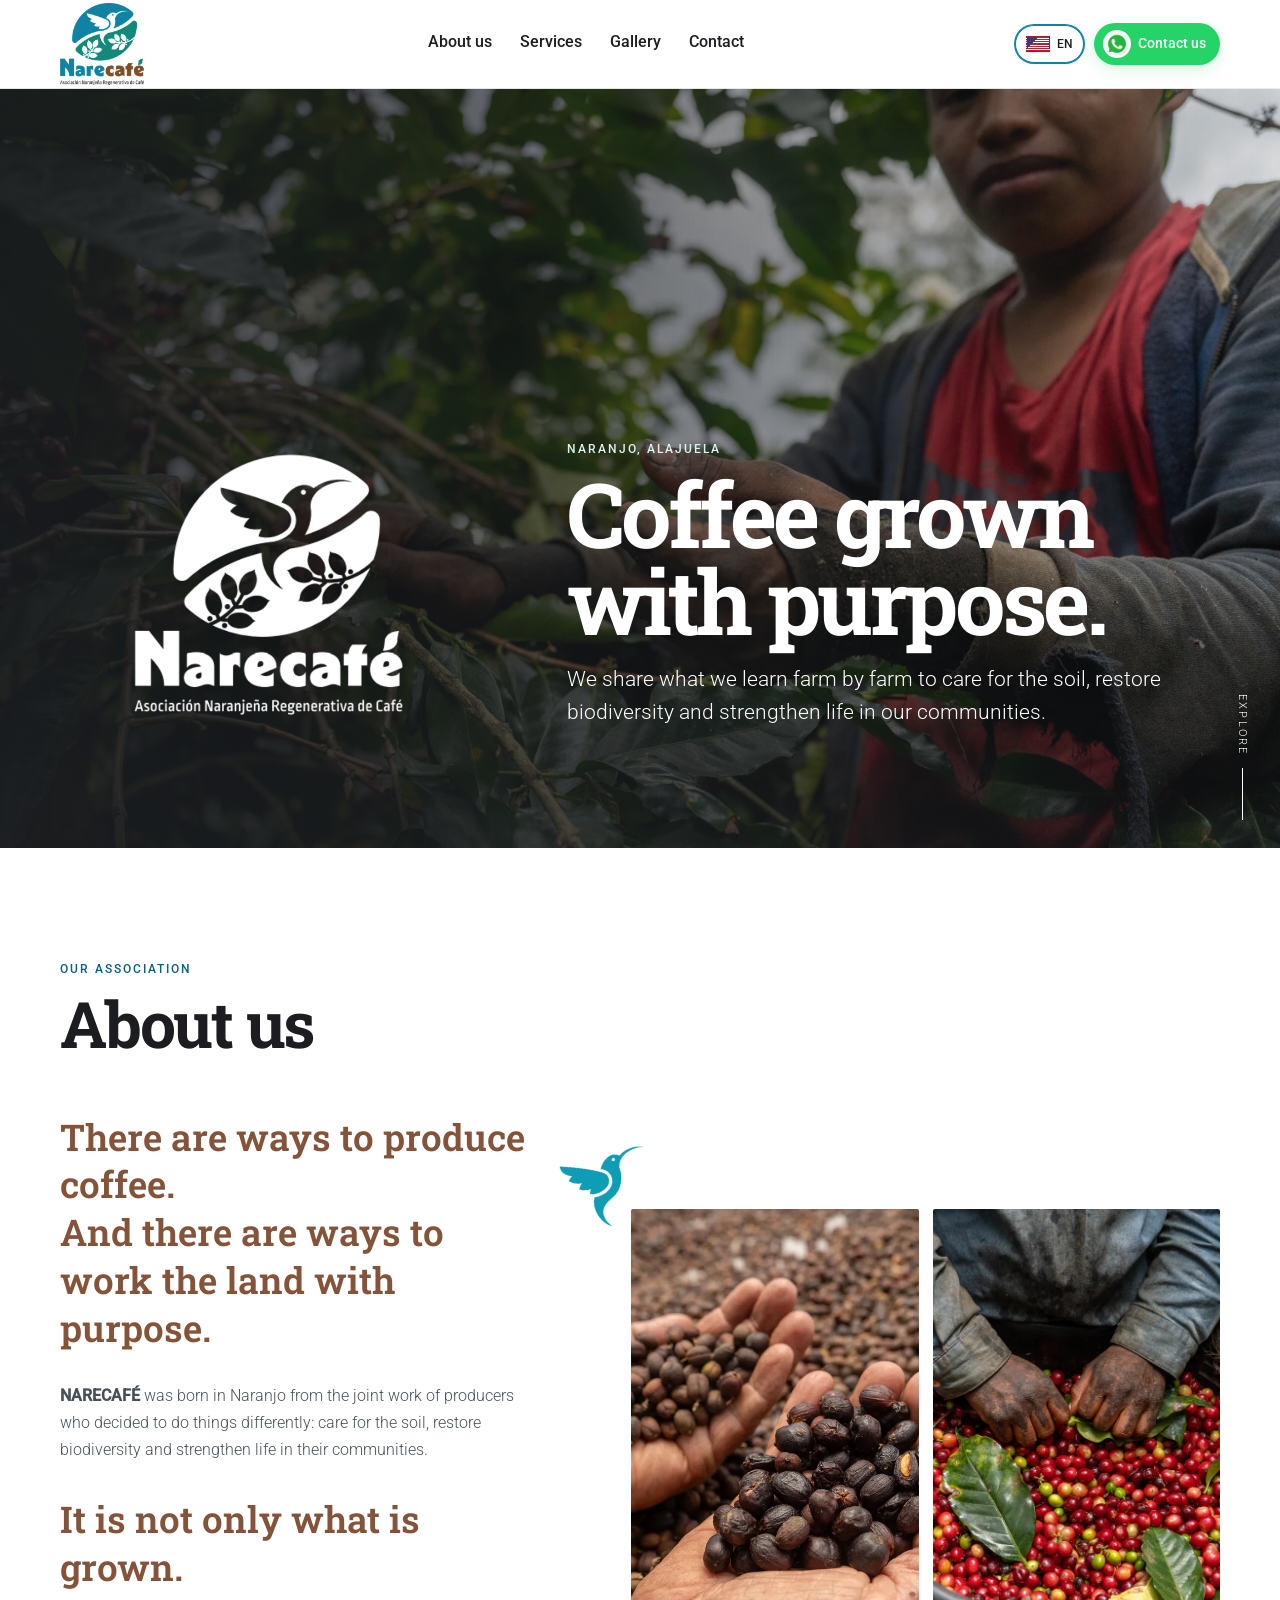
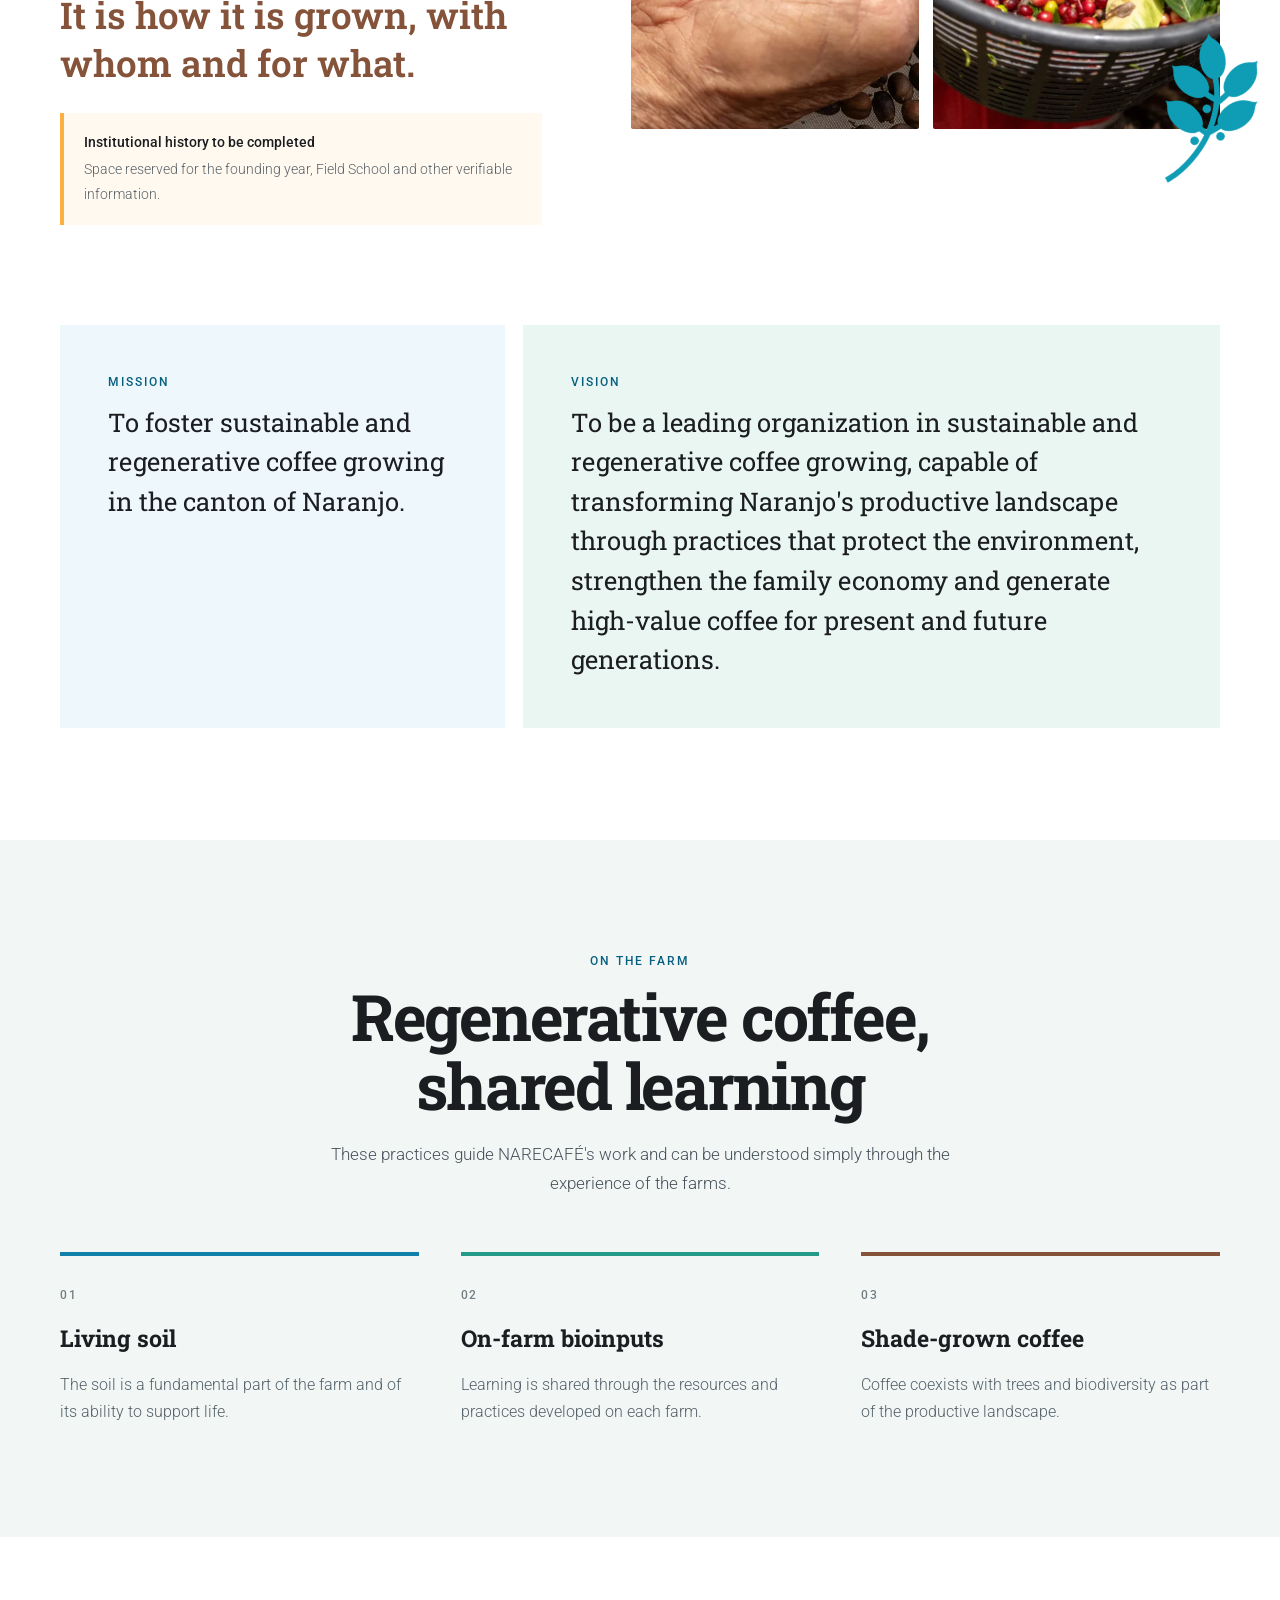
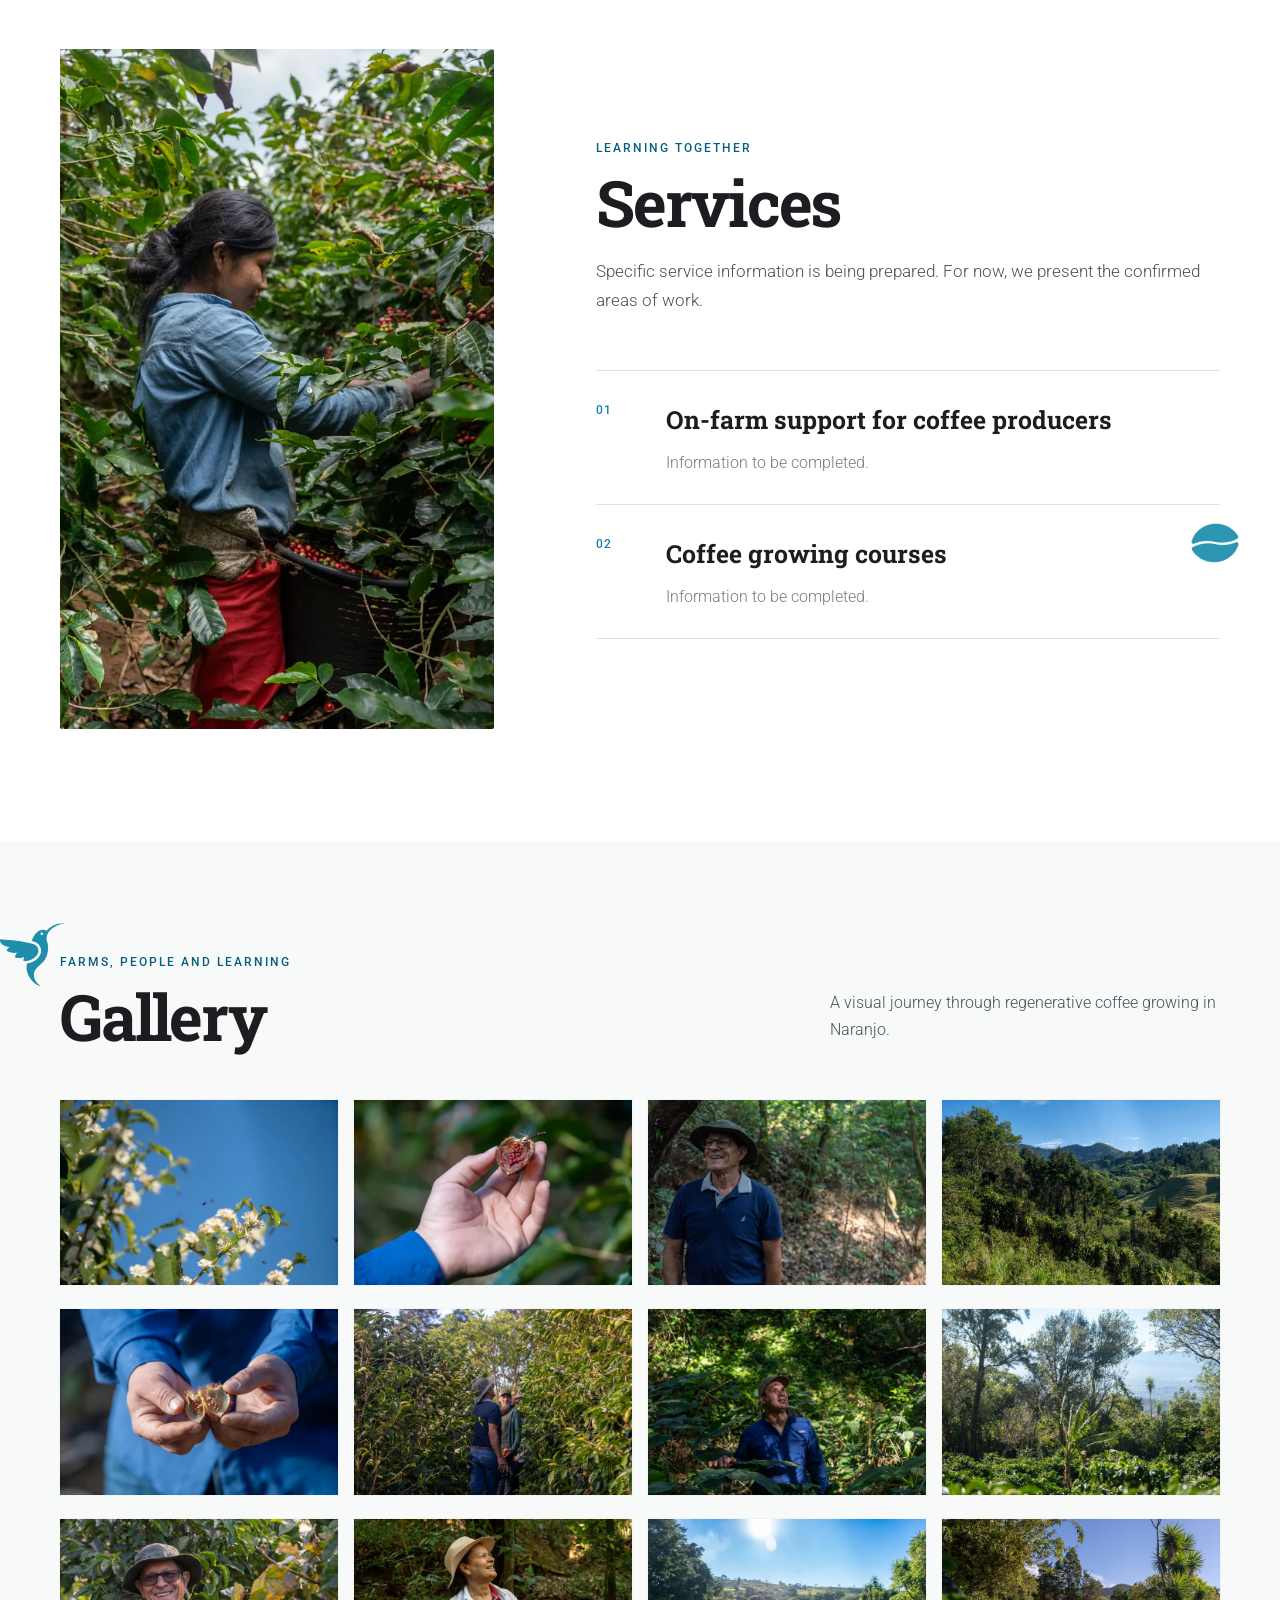
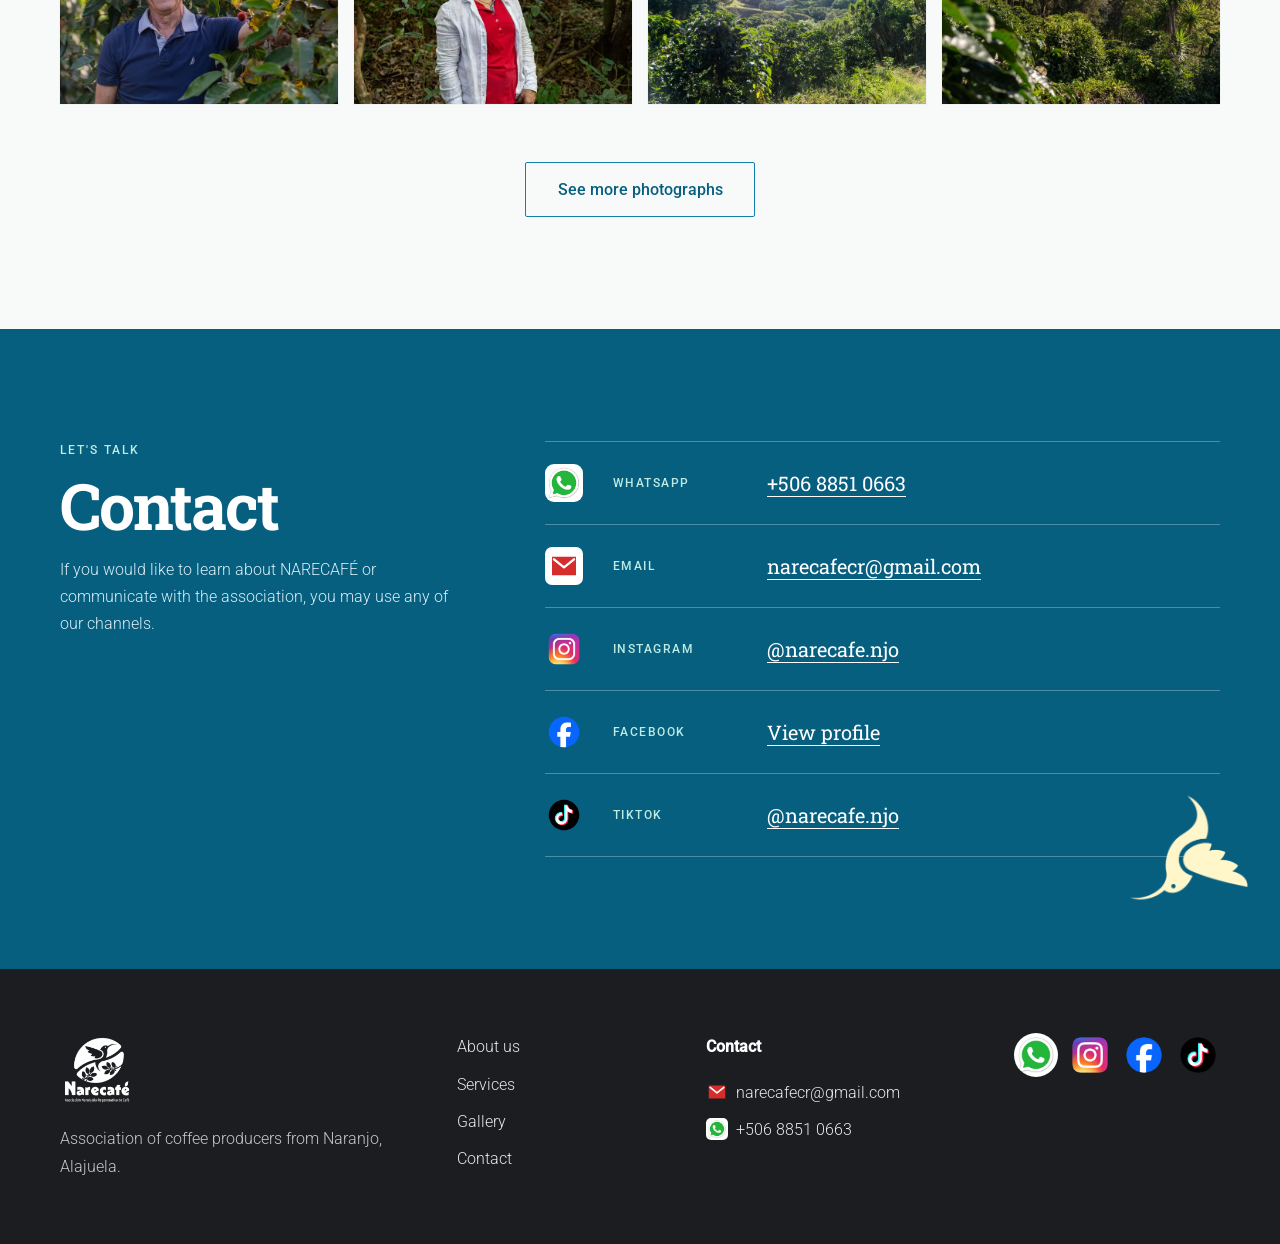
<file: index.html>
<!doctype html>
<html lang="es">
<head>
  <meta charset="utf-8">
  <meta name="viewport" content="width=device-width, initial-scale=1">
  <title data-i18n="title">NARECAFÉ: Caficultura Regenerativa</title>
  <meta name="description" data-i18n-content="description" content="NARECAFÉ reúne a productoras y productores de café de Naranjo para fomentar una caficultura sostenible y regenerativa.">
  <meta name="theme-color" content="#1281aa">
  <meta name="color-scheme" content="light">
  <link rel="canonical" href="https://narecafe.org/">
  <link rel="alternate" hreflang="es" href="https://narecafe.org/">
  <link rel="alternate" hreflang="en" href="https://narecafe.org/en/">
  <link rel="alternate" hreflang="x-default" href="https://narecafe.org/">
  <meta property="og:type" content="website">
  <meta property="og:locale" content="es_CR">
  <meta property="og:site_name" content="NARECAFÉ">
  <meta property="og:title" content="NARECAFÉ: Caficultura Regenerativa">
  <meta property="og:description" content="Asociación de productoras y productores de café de Naranjo, Alajuela.">
  <meta property="og:url" content="https://narecafe.org/">
  <meta property="og:image" content="https://narecafe.org/assets/images/logo-color.webp">
  <meta name="twitter:card" content="summary_large_image">
  <link rel="icon" type="image/webp" href="/assets/icons/favicon.webp">
  <link rel="icon" type="image/png" href="/assets/icons/favicon.png">
  <link rel="apple-touch-icon" href="/assets/icons/apple-touch-icon.png">
  <link rel="stylesheet" href="/index.css">
  <script>document.documentElement.classList.add('js');</script>
  <script src="/translations.js" defer></script>
  <script src="/index.js" defer></script>
</head>
<body>
  <a class="skip-link" href="#contenido" data-i18n="skip">Saltar al contenido</a>

  <header class="site-header">
    <div class="container header-row">
      <a class="brand" href="#inicio" data-i18n-aria="brandAria" aria-label="NARECAFÉ, ir al inicio">
        <img src="/assets/images/logo-color.webp" alt="NARECAFÉ" width="560" height="560">
      </a>

      <nav class="desktop-nav" data-i18n-aria="desktopNavAria" aria-label="Navegación principal">
        <a href="#sobre-nosotros" data-i18n="aboutTitle">Sobre nosotros</a>
        <a href="#servicios" data-i18n="servicesTitle">Servicios</a>
        <a href="#galeria" data-i18n="galleryTitle">Galería</a>
        <a href="#contacto" data-i18n="contactTitle">Contacto</a>
      </nav>

      <div class="header-actions">
        <button class="language-switch" id="language-toggle" type="button" data-i18n-aria="languageAria" aria-label="Cambiar a English">
          <span class="flag flag-cr" aria-hidden="true"></span>
          <span class="language-name">ES</span>
        </button>
        <a class="header-whatsapp" href="https://wa.me/50688510663" target="_blank" rel="noreferrer" data-i18n-aria="whatsappAria" aria-label="Contáctenos por WhatsApp">
          <img src="/assets/icons/whatsapp_logo.png" alt="" width="128" height="128">
          <span data-i18n="contactUs">Contáctenos</span>
        </a>
      </div>

      <button class="menu-toggle" type="button" aria-expanded="false" aria-controls="mobile-menu" data-i18n-aria="openMenu" aria-label="Abrir menú">
        <span></span><span></span><span></span>
      </button>
    </div>
  </header>

  <div class="menu-backdrop" data-menu-close hidden></div>
  <aside class="mobile-menu" id="mobile-menu" data-i18n-aria="mobileMenuAria" aria-label="Menú móvil" aria-hidden="true">
    <div class="mobile-menu-head">
      <img src="/assets/images/logo-color.webp" alt="NARECAFÉ" width="560" height="560">
      <button type="button" class="icon-button" data-menu-close data-i18n-aria="menuCloseAria" aria-label="Cerrar menú">×</button>
    </div>
    <nav data-i18n-aria="mobileNavAria" aria-label="Navegación móvil">
      <a href="#inicio" data-i18n="home">Inicio</a>
      <a href="#sobre-nosotros" data-i18n="aboutTitle">Sobre nosotros</a>
      <a href="#servicios" data-i18n="servicesTitle">Servicios</a>
      <a href="#galeria" data-i18n="galleryTitle">Galería</a>
      <a href="#contacto" data-i18n="contactTitle">Contacto</a>
    </nav>
    <div class="mobile-languages">
      <p data-i18n="language">Idioma</p>
      <a href="/" data-language="es" aria-current="page"><span class="flag flag-cr" aria-hidden="true"></span><span data-i18n="spanish">Español</span></a>
      <a href="/en/" data-language="en"><span class="flag flag-us" aria-hidden="true"></span><span data-i18n="english">English</span></a>
    </div>
  </aside>

  <main id="contenido">
    <section class="hero" id="inicio" aria-labelledby="titulo-inicio">
      <img class="hero-photo" src="/assets/images/hero.webp" data-i18n-alt="heroAlt" alt="Personas reunidas alrededor de la cosecha de café en Naranjo" width="2000" height="1333" fetchpriority="high">
      <div class="hero-shade"></div>
      <div class="container hero-content">
        <img class="hero-logo reveal" src="/assets/images/logo-mark.webp" alt="" width="560" height="560">
        <div class="hero-copy reveal reveal-delay">
          <p class="eyebrow" data-i18n="heroLocation">Naranjo, Alajuela</p>
          <h1 id="titulo-inicio" data-i18n="heroTitle">Caficultura con propósito.</h1>
          <p class="hero-lead" data-i18n="heroLead">Compartimos aprendizajes finca por finca para cuidar el suelo, recuperar la biodiversidad y fortalecer la vida en nuestras comunidades.</p>
        </div>
      </div>
      <span class="scroll-cue" aria-hidden="true" data-i18n="scrollCue">Continúe</span>
    </section>

    <section class="section intro-section" id="sobre-nosotros" aria-labelledby="titulo-nosotros">
      <div class="container">
        <div class="section-heading reveal">
          <p class="eyebrow" data-i18n="aboutEyebrow">Nuestra asociación</p>
          <h2 id="titulo-nosotros" data-i18n="aboutTitle">Sobre nosotros</h2>
        </div>

        <div class="story-grid">
          <div class="story-copy reveal">
            <p class="statement" data-i18n="statementOne">Hay formas de producir café.<br>Y hay formas de trabajar la tierra con propósito.</p>
            <p data-i18n="aboutCopy"><strong>NARECAFÉ</strong> nace en Naranjo, desde el trabajo conjunto de productores que decidieron hacer las cosas diferente: cuidar el suelo, recuperar la biodiversidad y fortalecer la vida en sus comunidades.</p>
            <p class="statement statement-small" data-i18n="statementTwo">No es solo lo que se cultiva.<br>Es cómo se cultiva, con quién y para qué.</p>
            <div class="prototype-note">
              <strong data-i18n="historyTitle">Historia institucional por completar</strong>
              <span data-i18n="historyText">Espacio reservado para el año de creación, la Escuela de Campo y otros datos verificables.</span>
            </div>
          </div>

          <div class="story-images reveal">
            <figure class="section-photo">
              <img src="/assets/images/sobre-nosotros.webp" data-i18n-alt="aboutImageAlt" alt="Fincas cafetaleras entre el paisaje verde de Naranjo" width="1200" height="800" loading="lazy">
            </figure>
            <figure class="section-photo story-photo-secondary">
              <img src="/assets/images/sobre-nosotros-604.webp" data-i18n-alt="aboutImage2Alt" alt="Paisaje cafetalero y comunidad de Naranjo" width="1600" height="1067" loading="lazy">
            </figure>
            <img class="story-motif story-motif-hummingbird" src="/assets/graphics/colibri.webp" alt="" aria-hidden="true">
            <img class="story-motif story-motif-ramita" src="/assets/graphics/ramita.webp" alt="" aria-hidden="true">
          </div>
        </div>

        <div class="purpose-grid">
          <article class="purpose-card reveal">
            <p class="eyebrow" data-i18n="missionEyebrow">Misión</p>
            <h3 data-i18n="missionText">Fomentar una caficultura sostenible y regenerativa en el cantón de Naranjo.</h3>
          </article>
          <article class="purpose-card purpose-card-green reveal reveal-delay">
            <p class="eyebrow" data-i18n="visionEyebrow">Visión</p>
            <h3 data-i18n="visionText">Ser una organización líder en la caficultura sostenible y regenerativa, capaz de transformar el paisaje productivo de Naranjo mediante prácticas que protejan el ambiente, fortalezcan la economía familiar y generen un café de alto valor para las generaciones presentes y futuras.</h3>
          </article>
        </div>
      </div>
    </section>

    <section class="practices section" aria-labelledby="titulo-practicas">
      <div class="container">
        <div class="section-heading centered reveal">
          <p class="eyebrow" data-i18n="practicesEyebrow">En la finca</p>
          <h2 id="titulo-practicas" data-i18n="practicesTitle">Café regenerativo, aprendizaje compartido</h2>
          <p data-i18n="practicesIntro">Estas prácticas orientan el trabajo de NARECAFÉ y pueden conocerse con sencillez, desde la experiencia de las fincas.</p>
        </div>
        <div class="practice-grid">
          <article class="practice reveal">
            <span class="practice-number">01</span>
            <h3 data-i18n="soilTitle">Suelo vivo</h3>
            <p data-i18n="soilText">El suelo es parte fundamental de la finca y de su capacidad para sostener vida.</p>
          </article>
          <article class="practice reveal reveal-delay">
            <span class="practice-number">02</span>
            <h3 data-i18n="bioinputsTitle">Bioinsumos de la finca</h3>
            <p data-i18n="bioinputsText">El aprendizaje se comparte desde los recursos y las prácticas que se construyen en cada finca.</p>
          </article>
          <article class="practice reveal reveal-delay-2">
            <span class="practice-number">03</span>
            <h3 data-i18n="shadeTitle">Café bajo sombra</h3>
            <p data-i18n="shadeText">El café convive con árboles y biodiversidad como parte del paisaje productivo.</p>
          </article>
        </div>
      </div>
    </section>

    <section class="section services-section" id="servicios" aria-labelledby="titulo-servicios">
      <div class="container services-grid">
        <figure class="section-photo services-photo reveal">
          <img src="/assets/images/servicios.webp" data-i18n-alt="serviceImageAlt" alt="Productores trabajando y aprendiendo en una finca de café" width="1200" height="1600" loading="lazy">
        </figure>

        <div class="services-content">
          <div class="section-heading reveal">
            <p class="eyebrow" data-i18n="servicesEyebrow">Aprendizaje en comunidad</p>
            <h2 id="titulo-servicios" data-i18n="servicesTitle">Servicios</h2>
            <p data-i18n="servicesIntro">Los contenidos específicos están en preparación. Por ahora presentamos las áreas confirmadas de trabajo.</p>
          </div>
          <div class="service-list">
            <article class="service reveal">
              <span>01</span>
              <div>
                <h3 data-i18n="serviceOneTitle">Acompañamiento al productor en la finca</h3>
                <p data-i18n="infoPending">Información por completar.</p>
              </div>
            </article>
            <article class="service reveal reveal-delay">
              <span>02</span>
              <div>
                <h3 data-i18n="serviceTwoTitle">Cursos de caficultura</h3>
                <p data-i18n="infoPending">Información por completar.</p>
              </div>
              <img class="service-motif" src="/assets/graphics/grano_cafe.webp" alt="" aria-hidden="true">
            </article>
          </div>
        </div>
      </div>
    </section>

    <section class="section gallery-section" id="galeria" aria-labelledby="titulo-galeria">
      <div class="container">
        <div class="gallery-heading reveal">
          <div>
            <img class="gallery-motif" src="/assets/graphics/colibri.webp" alt="" aria-hidden="true">
            <p class="eyebrow" data-i18n="galleryEyebrow">Fincas, personas y aprendizajes</p>
            <h2 id="titulo-galeria" data-i18n="galleryTitle">Galería</h2>
          </div>
          <p data-i18n="galleryIntro">Un recorrido visual por la caficultura regenerativa de Naranjo.</p>
        </div>
        <ul class="gallery-grid" id="gallery-grid" aria-live="polite"></ul>
        <div class="gallery-actions">
          <button class="secondary-button" id="gallery-more" type="button" aria-expanded="false" data-i18n="galleryMore">Ver más fotografías</button>
        </div>
      </div>
    </section>

    <section class="section contact-section" id="contacto" aria-labelledby="titulo-contacto">
      <div class="container contact-grid">
        <div class="contact-intro reveal">
          <p class="eyebrow" data-i18n="contactEyebrow">Conversamos</p>
          <h2 id="titulo-contacto" data-i18n="contactTitle">Contacto</h2>
          <p data-i18n="contactIntro">Si desea conocer a NARECAFÉ o comunicarse con la asociación, puede usar cualquiera de nuestros canales.</p>
        </div>

        <ul class="contact-list reveal">
          <li><img class="contact-icon" src="/assets/icons/whatsapp_logo.png" alt="" width="128" height="128"><span>WhatsApp</span><a href="https://wa.me/50688510663" target="_blank" rel="noreferrer">+506 8851 0663</a></li>
          <li><svg class="contact-icon mail-icon" viewBox="0 0 24 24" aria-hidden="true"><path d="M3 5h18v14H3z" fill="#d62c2c"/><path d="m4.5 7 7.5 6 7.5-6" fill="none" stroke="#fff" stroke-width="1.8" stroke-linecap="round" stroke-linejoin="round"/></svg><span data-i18n="emailLabel">Correo</span><a href="mailto:narecafecr@gmail.com">narecafecr@gmail.com</a></li>
          <li><img class="contact-icon" src="/assets/icons/instagram_logo.png" alt="" width="128" height="128"><span>Instagram</span><a href="https://instagram.com/narecafe.njo" target="_blank" rel="noreferrer">@narecafe.njo</a></li>
          <li><img class="contact-icon" src="/assets/icons/facebook_logo.png" alt="" width="128" height="128"><span>Facebook</span><a href="https://www.facebook.com/profile.php?id=61596400772446" target="_blank" rel="noreferrer" data-i18n="facebookView">Ver perfil</a></li>
          <li><img class="contact-icon" src="/assets/icons/tiktok_logo.png" alt="" width="128" height="128"><span>TikTok</span><a href="https://www.tiktok.com/@narecafe.njo" target="_blank" rel="noreferrer">@narecafe.njo</a></li>
          <img class="contact-motif" src="/assets/graphics/colibri.webp" alt="" aria-hidden="true">
        </ul>
      </div>
    </section>
  </main>

  <footer class="site-footer">
    <div class="container footer-grid">
      <div class="footer-brand">
        <img src="/assets/images/logo-mark.webp" alt="NARECAFÉ" width="560" height="560" loading="lazy">
        <p data-i18n="footerDescription">Asociación de productoras y productores de café de Naranjo, Alajuela.</p>
      </div>
      <nav data-i18n-aria="footerNavAria" aria-label="Navegación del pie">
        <a href="#sobre-nosotros" data-i18n="aboutTitle">Sobre nosotros</a>
        <a href="#servicios" data-i18n="servicesTitle">Servicios</a>
        <a href="#galeria" data-i18n="galleryTitle">Galería</a>
        <a href="#contacto" data-i18n="contactTitle">Contacto</a>
      </nav>
      <div class="footer-contact">
        <p><strong data-i18n="footerContact">Contacto</strong></p>
        <a href="mailto:narecafecr@gmail.com"><svg class="footer-mail-icon" viewBox="0 0 24 24" aria-hidden="true"><path d="M3 5h18v14H3z" fill="#d62c2c"/><path d="m4.5 7 7.5 6 7.5-6" fill="none" stroke="#fff" stroke-width="1.8" stroke-linecap="round" stroke-linejoin="round"/></svg>narecafecr@gmail.com</a>
        <a href="https://wa.me/50688510663" target="_blank" rel="noreferrer"><img class="footer-contact-icon" src="/assets/icons/whatsapp_logo.png" alt="">+506 8851 0663</a>
      </div>
      <div class="social-links">
        <a href="https://wa.me/50688510663" target="_blank" rel="noreferrer" aria-label="WhatsApp"><img src="/assets/icons/whatsapp_logo.png" alt=""></a>
        <a href="https://instagram.com/narecafe.njo" target="_blank" rel="noreferrer" aria-label="Instagram"><img src="/assets/icons/instagram_logo.png" alt=""></a>
        <a href="https://www.facebook.com/profile.php?id=61596400772446" target="_blank" rel="noreferrer" aria-label="Facebook"><img src="/assets/icons/facebook_logo.png" alt=""></a>
        <a href="https://www.tiktok.com/@narecafe.njo" target="_blank" rel="noreferrer" aria-label="TikTok"><img src="/assets/icons/tiktok_logo.png" alt=""></a>
      </div>
    </div>
  </footer>

  <dialog class="image-dialog" id="image-dialog" data-i18n-aria="dialogLabel" aria-label="Detalle de la imagen">
    <div class="dialog-shell">
      <div class="dialog-toolbar">
        <p id="image-counter" aria-live="polite"></p>
        <button class="dialog-close" type="button" data-dialog-close><span data-i18n="dialogBack">Volver a la galería</span> <span aria-hidden="true">×</span></button>
      </div>
      <div class="dialog-stage">
        <button class="dialog-arrow" type="button" data-previous data-i18n-aria="dialogPrevious" aria-label="Imagen anterior">‹</button>
        <img id="dialog-image" src="/assets/images/foto-01.webp" alt="">
        <button class="dialog-arrow" type="button" data-next data-i18n-aria="dialogNext" aria-label="Imagen siguiente">›</button>
      </div>
      <div class="dialog-thumbnails" id="dialog-thumbnails"></div>
    </div>
  </dialog>
</body>
</html>
</file>
<file: index.css>
@font-face {
  font-family: "Roboto";
  src: url("assets/fonts/Roboto-Light.ttf") format("truetype");
  font-style: normal;
  font-weight: 300;
  font-display: swap;
}

@font-face {
  font-family: "Roboto";
  src: url("assets/fonts/Roboto-Regular.ttf") format("truetype");
  font-style: normal;
  font-weight: 400;
  font-display: swap;
}

@font-face {
  font-family: "Roboto";
  src: url("assets/fonts/Roboto-Medium.ttf") format("truetype");
  font-style: normal;
  font-weight: 500;
  font-display: swap;
}

@font-face {
  font-family: "Roboto Slab";
  src: url("assets/fonts/RobotoSlab-Regular.ttf") format("truetype");
  font-style: normal;
  font-weight: 400;
  font-display: swap;
}

@font-face {
  font-family: "Roboto Slab";
  src: url("assets/fonts/RobotoSlab-SemiBold.ttf") format("truetype");
  font-style: normal;
  font-weight: 600;
  font-display: swap;
}

@font-face {
  font-family: "Roboto Slab";
  src: url("assets/fonts/RobotoSlab-Bold.ttf") format("truetype");
  font-style: normal;
  font-weight: 700;
  font-display: swap;
}

:root {
  --blue: #1281aa;
  --blue-dark: #075f80;
  --green: #249a89;
  --yellow: #fbb040;
  --brown: #845339;
  --ink: #1b1d21;
  --muted: #727d84;
  --paper: #fff;
  --soft: #f2f7f6;
  --line: #dbe5e4;
  --container: min(1160px, calc(100% - 40px));
  --serif: "Roboto Slab", Georgia, serif;
  --sans: "Roboto", Arial, sans-serif;
  --shadow: 0 18px 50px rgb(27 29 33 / 0.12);
}

*,
*::before,
*::after {
  box-sizing: border-box;
}

html {
  scroll-behavior: smooth;
  scroll-padding-top: 88px;
}

body {
  margin: 0;
  padding-top: 88px;
  color: var(--ink);
  background: var(--paper);
  font-family: var(--sans);
  font-size: 1rem;
  font-weight: 300;
  line-height: 1.7;
  -webkit-font-smoothing: antialiased;
}

body.menu-open,
body.dialog-open {
  overflow: hidden;
}

img {
  display: block;
  max-width: 100%;
}

button,
a {
  -webkit-tap-highlight-color: transparent;
}

a {
  color: inherit;
  text-decoration-thickness: 1px;
  text-underline-offset: 0.25em;
}

button {
  color: inherit;
  font: inherit;
}

button,
[role="button"],
a {
  touch-action: manipulation;
}

:focus-visible {
  outline: 3px solid var(--yellow);
  outline-offset: 4px;
}

[hidden] {
  display: none !important;
}

.container {
  width: var(--container);
  margin-inline: auto;
}

.skip-link {
  position: fixed;
  top: 12px;
  left: 12px;
  z-index: 100;
  padding: 10px 16px;
  color: #fff;
  background: var(--ink);
  transform: translateY(-180%);
  transition: transform 160ms ease;
}

.skip-link:focus {
  transform: translateY(0);
}

.site-header {
  position: fixed;
  top: 0;
  right: 0;
  left: 0;
  z-index: 20;
  border-bottom: 1px solid rgb(27 29 33 / 0.08);
  background: rgb(255 255 255 / 0.96);
  transition: transform 260ms cubic-bezier(0.22, 1, 0.36, 1), box-shadow 260ms ease;
}

.site-header.header-hidden {
  transform: translateY(-105%);
}

.header-row {
  display: grid;
  grid-template-columns: 96px minmax(0, 1fr) auto;
  min-height: 88px;
  align-items: center;
}

.header-actions {
  display: flex;
  align-items: center;
  justify-self: end;
  gap: 10px;
}

.header-whatsapp {
  display: inline-flex;
  min-height: 42px;
  padding: 7px 14px 7px 9px;
  border-radius: 999px;
  align-items: center;
  gap: 7px;
  color: #fff;
  background: #25d366;
  font-size: 0.86rem;
  font-weight: 500;
  line-height: 1;
  text-decoration: none;
  box-shadow: 0 5px 16px rgb(37 211 102 / 0.18);
  transition: background 180ms ease, transform 180ms ease;
}

.header-whatsapp img {
  width: 28px;
  height: 28px;
  border-radius: 50%;
  object-fit: contain;
}

.brand {
  display: inline-flex;
  flex: 0 0 auto;
  align-items: center;
}

.brand img {
  width: 84px;
  height: 84px;
  object-fit: contain;
}

.desktop-nav {
  display: flex;
  justify-self: center;
  align-items: center;
  gap: 28px;
}

.desktop-nav a {
  font-weight: 500;
  text-decoration: none;
}

.desktop-nav a::after {
  display: block;
  width: 0;
  height: 2px;
  margin-top: 2px;
  background: var(--green);
  content: "";
  transition: width 180ms ease;
}

.language-switch {
  position: relative;
  justify-self: end;
  display: inline-flex;
  min-height: 38px;
  padding: 6px 10px;
  border: 1px solid var(--line);
  border-color: var(--blue);
  border-radius: 999px;
  align-items: center;
  gap: 7px;
  background: #fff;
  font-size: 0.78rem;
  font-weight: 500;
  cursor: pointer;
  box-shadow: 0 0 0 1px var(--blue);
}

.flag {
  display: inline-block;
  width: 24px;
  height: 16px;
  flex: 0 0 auto;
  border: 1px solid rgb(27 29 33 / 0.12);
  box-shadow: 0 1px 2px rgb(27 29 33 / 0.12);
}

.flag-cr {
  background:
    linear-gradient(to bottom,
      #002b7f 0 16.66%,
      #fff 16.66% 33.32%,
      #ce1126 33.32% 66.65%,
      #fff 66.65% 83.32%,
      #002b7f 83.32% 100%);
}

.flag-us {
  background:
    linear-gradient(135deg, #3c3b6e 0 32%, transparent 32%),
    repeating-linear-gradient(to bottom,
      #b22234 0 7.69%,
      #fff 7.69% 15.38%);
}

.menu-toggle {
  display: none;
  width: 46px;
  height: 42px;
  padding: 10px;
  border: 0;
  background: transparent;
  cursor: pointer;
}

.menu-toggle span {
  display: block;
  height: 2px;
  margin: 5px 0;
  background: var(--ink);
}

.menu-backdrop {
  position: fixed;
  z-index: 39;
  inset: 0;
  background: rgb(27 29 33 / 0.5);
}

.mobile-menu {
  position: fixed;
  z-index: 40;
  top: 0;
  right: 0;
  width: min(88vw, 390px);
  height: 100dvh;
  padding: 24px;
  background: #fff;
  box-shadow: -20px 0 50px rgb(27 29 33 / 0.2);
  overflow-y: auto;
  visibility: hidden;
  transform: translateX(105%);
  transition: transform 220ms ease, visibility 220ms;
}

.mobile-menu.open {
  visibility: visible;
  transform: translateX(0);
}

.mobile-menu-head {
  display: flex;
  align-items: center;
  justify-content: space-between;
}

.mobile-menu-head img {
  width: 56px;
  height: 56px;
}

.icon-button {
  width: 44px;
  height: 44px;
  border: 1px solid var(--line);
  border-radius: 50%;
  background: #fff;
  font-size: 1.8rem;
  line-height: 1;
  cursor: pointer;
}

.mobile-menu nav {
  display: grid;
  margin: 44px 0 36px;
}

.mobile-menu nav a {
  padding: 15px 0;
  border-bottom: 1px solid var(--line);
  font-family: var(--serif);
  font-size: 1.25rem;
  font-weight: 600;
  text-decoration: none;
}

.mobile-languages {
  display: grid;
  gap: 12px;
}

.mobile-languages p {
  margin: 0;
  color: var(--muted);
  font-size: 0.8rem;
  font-weight: 500;
  letter-spacing: 0.13em;
  text-transform: uppercase;
}

.mobile-languages a {
  display: flex;
  align-items: center;
  gap: 10px;
  text-decoration: none;
}

.hero {
  position: relative;
  display: grid;
  min-height: min(760px, calc(100svh - 88px));
  align-items: end;
  isolation: isolate;
  overflow: hidden;
  background: var(--ink);
}

.hero-photo,
.hero-shade {
  position: absolute;
  z-index: -2;
  inset: 0;
  width: 100%;
  height: 100%;
}

.hero-photo {
  object-fit: cover;
  object-position: 52% 46%;
  transform: scale(1.02);
  animation: hero-settle 900ms ease-out forwards;
}

.hero-shade {
  z-index: -1;
  background:
    linear-gradient(90deg, rgb(27 29 33 / 0.88) 0%, rgb(27 29 33 / 0.56) 47%, rgb(27 29 33 / 0.12) 100%),
    linear-gradient(0deg, rgb(27 29 33 / 0.52), transparent 42%);
}

.hero-motif {
  position: absolute;
  z-index: 1;
  width: clamp(54px, 6vw, 92px);
  height: auto;
  opacity: 0.42;
  pointer-events: none;
  filter: brightness(0) saturate(100%) invert(86%) sepia(18%) saturate(842%)
    hue-rotate(121deg) brightness(92%) contrast(88%);
}

.hero-content {
  display: grid;
  grid-template-columns: minmax(260px, 0.78fr) minmax(0, 1.22fr);
  padding-block: 110px;
  align-items: center;
  gap: clamp(42px, 7vw, 90px);
  color: #fff;
}

.hero-logo {
  width: clamp(260px, 24vw, 360px);
  height: clamp(260px, 24vw, 360px);
  object-fit: contain;
  justify-self: center;
  aspect-ratio: 1;
  filter: drop-shadow(0 7px 18px rgb(0 0 0 / 0.18));
}

.hero-copy {
  max-width: 720px;
  justify-self: end;
}

.hero h1 {
  max-width: 780px;
  margin: 10px 0 18px;
  font-family: var(--serif);
  font-size: clamp(3rem, 7vw, 6.4rem);
  line-height: 0.98;
  letter-spacing: -0.045em;
}

.hero-lead {
  max-width: 680px;
  margin: 0;
  font-size: clamp(1.05rem, 2vw, 1.32rem);
  line-height: 1.55;
}

.eyebrow {
  margin: 0 0 12px;
  color: var(--blue-dark);
  font-size: 0.78rem;
  font-weight: 500;
  letter-spacing: 0.16em;
  line-height: 1.4;
  text-transform: uppercase;
}

.hero .eyebrow {
  color: #d8f5ef;
}

.scroll-cue {
  position: absolute;
  right: 28px;
  bottom: 28px;
  color: #fff;
  font-size: 0.7rem;
  letter-spacing: 0.2em;
  text-transform: uppercase;
  writing-mode: vertical-rl;
}

.scroll-cue::after {
  display: inline-block;
  width: 1px;
  height: 52px;
  margin-top: 12px;
  background: #fff;
  content: "";
}

.section {
  padding-block: 112px;
}

.intro-section,
.practices,
.gallery-section,
.contact-section {
  position: relative;
  isolation: isolate;
  overflow: hidden;
}

.section-heading {
  max-width: 780px;
  margin-bottom: 54px;
}

.section-heading.centered {
  margin-inline: auto;
  text-align: center;
}

.section-heading.centered > p:last-child {
  margin-inline: auto;
}

.section-heading h2,
.gallery-heading h2,
.contact-intro h2 {
  margin: 0;
  font-family: var(--serif);
  font-size: clamp(2.35rem, 5vw, 4.8rem);
  line-height: 1.08;
  letter-spacing: -0.035em;
}

.section-heading > p:last-child {
  max-width: 650px;
  margin: 20px 0 0;
  color: #47515a;
  font-size: 1.07rem;
}

.story-grid {
  display: grid;
  grid-template-columns: minmax(0, 0.9fr) minmax(0, 1.1fr);
  align-items: center;
  gap: clamp(44px, 7vw, 90px);
}

.story-images {
  display: grid;
  grid-template-columns: 1fr 1fr;
  gap: 14px;
  align-items: stretch;
  position: relative;
}

.story-images .section-photo {
  height: 520px;
}

.story-images .section-photo img {
  min-height: 0;
  height: 100%;
  object-fit: cover;
}

.story-images .section-photo:first-child img {
  object-position: center;
}

.story-images .story-photo-secondary img {
  object-position: center 58%;
}

.story-images .section-photo {
  position: relative;
}

.story-motif {
  position: absolute;
  z-index: 2;
  width: 92px;
  height: auto;
  max-width: 32%;
  pointer-events: none;
  filter: brightness(0) saturate(100%) invert(48%) sepia(86%) saturate(640%)
    hue-rotate(145deg) brightness(86%) contrast(88%);
}

.story-motif-hummingbird {
  top: -58px;
  left: -68px;
  width: 86px;
  transform: rotate(-8deg);
}

.story-motif-ramita {
  right: -46px;
  bottom: -44px;
  left: auto;
  width: 116px;
  transform: rotate(-12deg);
}

.story-copy > p {
  max-width: 600px;
  color: #47515a;
}

.statement {
  margin: 0 0 30px;
  color: var(--brown) !important;
  font-family: var(--serif);
  font-size: clamp(1.55rem, 3vw, 2.3rem);
  font-weight: 600;
  line-height: 1.3;
}

.statement-small {
  margin: 32px 0 26px;
}

.prototype-note {
  display: grid;
  gap: 3px;
  padding: 18px 20px;
  border-left: 4px solid var(--yellow);
  background: #fff9ef;
  font-size: 0.9rem;
}

.prototype-note strong {
  font-weight: 500;
}

.prototype-note span {
  color: #596269;
}

.section-photo {
  margin: 0;
  overflow: hidden;
  border-radius: 2px;
  background: #e4ecea;
}

.section-photo img {
  width: 100%;
  height: 100%;
  min-height: 480px;
  object-fit: cover;
  transition: transform 500ms ease;
}

.purpose-grid {
  display: grid;
  grid-template-columns: 0.78fr 1.22fr;
  margin-top: 100px;
  gap: 18px;
}

.purpose-card {
  padding: clamp(28px, 4vw, 48px);
  background: #eef8fc;
}

.purpose-card-green {
  background: #eaf6f2;
}

.purpose-card h3 {
  margin: 0;
  color: var(--ink);
  font-family: var(--serif);
  font-size: clamp(1.18rem, 2vw, 1.6rem);
  font-weight: 400;
  line-height: 1.55;
}

.practices {
  background: var(--soft);
}

.practice-grid {
  display: grid;
  grid-template-columns: repeat(3, 1fr);
  gap: 42px;
}

.practice {
  padding-top: 24px;
  border-top: 4px solid var(--blue);
}

.practice:nth-child(2) {
  border-color: var(--green);
}

.practice:nth-child(3) {
  border-color: var(--brown);
}

.practice-number {
  color: var(--muted);
  font-size: 0.76rem;
  font-weight: 500;
  letter-spacing: 0.14em;
}

.practice h3 {
  margin: 12px 0;
  font-family: var(--serif);
  font-size: 1.45rem;
}

.practice p {
  margin: 0;
  color: #536068;
}

.services-grid {
  display: grid;
  grid-template-columns: minmax(300px, 0.82fr) minmax(0, 1.18fr);
  align-items: center;
  gap: clamp(54px, 8vw, 110px);
}

.services-photo img {
  min-height: 680px;
}

.service-list {
  display: grid;
}

.service {
  display: grid;
  grid-template-columns: 52px 1fr;
  padding: 28px 0;
  border-top: 1px solid var(--line);
  gap: 18px;
}

.service.reveal-delay {
  position: relative;
}

.service-motif {
  position: absolute;
  right: -18px;
  top: 18px;
  width: 46px;
  height: auto;
  opacity: 0.85;
  pointer-events: none;
  transform: rotate(18deg);
}

.service:last-child {
  border-bottom: 1px solid var(--line);
}

.service > span {
  color: var(--blue);
  font-size: 0.78rem;
  font-weight: 500;
  letter-spacing: 0.12em;
}

.service h3 {
  margin: 0 0 8px;
  font-family: var(--serif);
  font-size: clamp(1.2rem, 2vw, 1.55rem);
}

.service p {
  margin: 0;
  color: var(--muted);
}

.gallery-section {
  background: #f8faf9;
}

.gallery-heading {
  display: flex;
  margin-bottom: 48px;
  align-items: end;
  justify-content: space-between;
  gap: 38px;
}

.gallery-heading > div {
  position: relative;
}

.gallery-motif {
  position: absolute;
  top: -26px;
  right: auto;
  left: -58px;
  width: 68px;
  height: auto;
  pointer-events: none;
  opacity: 0.9;
  transform: rotate(-8deg);
}

.gallery-heading > p {
  max-width: 390px;
  margin: 0 0 8px;
  color: #47515a;
}

.gallery-grid {
  margin: 0;
  padding: 0;
  columns: 4 250px;
  column-gap: 16px;
  list-style: none;
}

.gallery-item {
  display: inline-block;
  width: 100%;
  margin: 0 0 16px;
  break-inside: avoid;
}

.gallery-button {
  display: block;
  width: 100%;
  padding: 0;
  border: 0;
  background: #e6ecea;
  cursor: zoom-in;
  overflow: hidden;
  box-shadow: 0 0 0 1px rgb(27 29 33 / 0.03);
  transition: transform 180ms ease, box-shadow 180ms ease;
}

.gallery-button img {
  width: 100%;
  height: auto;
  background: linear-gradient(100deg, #e4ecea 25%, #f5f8f7 42%, #e4ecea 60%);
  transition: transform 300ms ease;
}

.gallery-button img.loaded {
  background: transparent;
}

.gallery-actions {
  display: flex;
  margin-top: 34px;
  justify-content: center;
}

.secondary-button {
  min-width: 230px;
  min-height: 52px;
  padding: 13px 24px;
  border: 1px solid var(--blue);
  border-radius: 2px;
  color: var(--blue-dark);
  background: transparent;
  font-weight: 500;
  cursor: pointer;
  transition: color 180ms ease, background 180ms ease, transform 180ms ease;
}

.contact-section {
  background: var(--blue-dark);
  color: #fff;
}

.contact-grid {
  display: grid;
  grid-template-columns: minmax(0, 0.75fr) minmax(0, 1.25fr);
  gap: 80px;
}

.contact-intro .eyebrow {
  color: #bdebe2;
}

.contact-intro h2 {
  color: #fff;
}

.contact-intro > p:last-child {
  max-width: 430px;
  color: #d8eef4;
}

.contact-list {
  display: grid;
  position: relative;
  margin: 0;
  padding: 0;
  list-style: none;
}

.contact-motif {
  position: absolute;
  right: -28px;
  bottom: -42px;
  z-index: 2;
  width: 118px;
  height: auto;
  pointer-events: none;
  filter: brightness(0) saturate(100%) invert(94%) sepia(18%) saturate(400%);
  transform: rotate(180deg);
}

.contact-list li {
  display: grid;
  grid-template-columns: 44px 130px 1fr;
  padding: 22px 0;
  border-bottom: 1px solid rgb(255 255 255 / 0.28);
  align-items: center;
  gap: 24px;
}

.contact-icon {
  width: 38px;
  height: 38px;
  object-fit: contain;
  border-radius: 9px;
}

.mail-icon {
  border-radius: 7px;
  background: #fff;
  padding: 3px;
}

.contact-list li:first-child {
  border-top: 1px solid rgb(255 255 255 / 0.28);
}

.contact-list span {
  color: #bdebe2;
  font-size: 0.76rem;
  font-weight: 500;
  letter-spacing: 0.12em;
  text-transform: uppercase;
}

.contact-list a {
  font-family: var(--serif);
  font-size: clamp(1rem, 2vw, 1.25rem);
  overflow-wrap: anywhere;
}

.site-footer {
  padding-block: 64px;
  color: #fff;
  background: var(--ink);
}

.footer-grid {
  display: grid;
  grid-template-columns: 1.2fr 0.7fr 0.9fr auto;
  align-items: start;
  gap: 42px;
}

.footer-brand img {
  width: 74px;
  height: 74px;
  margin-bottom: 18px;
}

.footer-brand p {
  max-width: 330px;
  margin: 0;
  color: #c5c9cc;
}

.footer-grid nav,
.footer-contact {
  display: grid;
  gap: 10px;
}

.footer-grid nav a,
.footer-contact a {
  color: #e6e8e9;
  text-decoration: none;
}

.footer-contact a {
  display: flex;
  align-items: center;
  gap: 8px;
}

.footer-mail-icon,
.footer-contact-icon {
  width: 22px;
  height: 22px;
  flex: 0 0 auto;
  border-radius: 5px;
  object-fit: contain;
}

.footer-contact p {
  margin: 0 0 8px;
}

.social-links {
  display: flex;
  gap: 10px;
}

.social-links a {
  display: grid;
  width: 44px;
  height: 44px;
  place-items: center;
  border-radius: 50%;
  text-decoration: none;
  overflow: hidden;
  transition: transform 180ms ease;
}

.social-links a img {
  width: 44px;
  height: 44px;
  object-fit: cover;
}

.image-dialog {
  width: 100%;
  max-width: none;
  height: 100%;
  max-height: none;
  margin: 0;
  padding: 0;
  border: 0;
  color: #fff;
  background: rgb(27 29 33 / 0.98);
}

.image-dialog::backdrop {
  background: rgb(27 29 33 / 0.88);
}

.dialog-shell {
  display: grid;
  grid-template-rows: auto minmax(0, 1fr) 80px;
  width: 100%;
  height: 100%;
  padding: 20px 28px;
  gap: 16px;
}

.dialog-toolbar {
  display: flex;
  min-height: 44px;
  align-items: center;
  justify-content: space-between;
}

.dialog-toolbar p {
  margin: 0;
  color: #d0d3d4;
}

.dialog-close {
  display: inline-flex;
  min-height: 44px;
  padding: 8px 0 8px 14px;
  border: 0;
  align-items: center;
  gap: 14px;
  color: #fff;
  background: transparent;
  cursor: pointer;
}

.dialog-close span {
  font-size: 2rem;
  line-height: 1;
}

.dialog-stage {
  display: grid;
  min-height: 0;
  grid-template-columns: 52px minmax(0, 1fr) 52px;
  align-items: center;
  gap: 16px;
}

.dialog-stage img {
  width: 100%;
  height: 100%;
  max-height: calc(100vh - 190px);
  object-fit: contain;
}

.dialog-arrow {
  width: 48px;
  height: 48px;
  border: 1px solid #5b6266;
  border-radius: 50%;
  color: #fff;
  background: rgb(255 255 255 / 0.04);
  font-size: 2rem;
  line-height: 1;
  cursor: pointer;
}

.dialog-thumbnails {
  display: flex;
  gap: 8px;
  overflow-x: auto;
  overscroll-behavior-inline: contain;
}

.thumbnail {
  width: 66px;
  height: 66px;
  flex: 0 0 auto;
  padding: 0;
  border: 2px solid transparent;
  background: #30363a;
  cursor: pointer;
  overflow: hidden;
}

.thumbnail[aria-current="true"] {
  border-color: var(--yellow);
}

.thumbnail img {
  width: 100%;
  height: 100%;
  object-fit: cover;
}

.js .reveal {
  opacity: 0;
  transform: translateY(22px);
  transition: opacity 500ms ease, transform 500ms cubic-bezier(0.22, 1, 0.36, 1);
}

.js .reveal-delay {
  transition-delay: 90ms;
}

.js .reveal-delay-2 {
  transition-delay: 180ms;
}

.js .reveal.visible {
  opacity: 1;
  transform: none;
}

@keyframes hero-settle {
  from { transform: scale(1.06); }
  to { transform: scale(1.02); }
}

@media (hover: hover) {
  .desktop-nav a:hover::after {
    width: 100%;
  }

  .header-whatsapp:hover {
    background: #1ebe5b;
    transform: translateY(-1px);
  }

  .gallery-button:hover {
    box-shadow: var(--shadow);
    transform: translateY(-3px);
  }

  .gallery-button:hover img,
  .section-photo:hover img {
    transform: scale(1.025);
  }

  .secondary-button:hover {
    color: #fff;
    background: var(--blue);
    transform: translateY(-2px);
  }

  .footer-grid nav a:hover,
  .footer-contact a:hover {
    color: var(--yellow);
  }

  .social-links a:hover {
    transform: translateY(-2px);
  }
}

@media (max-width: 980px) {
  .desktop-nav {
    display: none;
  }

  .header-actions .language-switch {
    display: none;
  }

  .header-row {
    grid-template-columns: 72px minmax(0, 1fr) auto 46px;
  }

  .header-actions {
    grid-column: 3;
  }

  .menu-toggle {
    display: block;
    grid-column: 4;
    margin-left: 0;
  }

  .hero-content {
    grid-template-columns: 140px minmax(0, 1fr);
    gap: 34px;
  }

  .story-grid,
  .services-grid,
  .contact-grid {
    grid-template-columns: 1fr;
  }

  .story-images {
    max-width: 680px;
  }

  .services-photo {
    max-width: 680px;
  }

  .services-photo img {
    min-height: 560px;
  }

  .purpose-grid {
    grid-template-columns: 1fr;
  }

  .gallery-grid {
    columns: 2 240px;
  }

  .footer-grid {
    grid-template-columns: 1.3fr 0.8fr 1fr;
  }

  .social-links {
    grid-column: 2 / -1;
  }
}

@media (max-width: 660px) {
  :root {
    --container: min(100% - 32px, 1160px);
  }

  html {
    scroll-padding-top: 76px;
  }

  body {
    padding-top: 76px;
  }

  .header-row {
    grid-template-columns: 58px minmax(0, 1fr) auto 46px;
    min-height: 76px;
  }

  .brand img {
    width: 58px;
    height: 58px;
  }

  .language-switch {
    min-height: 36px;
    padding-inline: 8px;
  }

  .header-actions {
    gap: 6px;
  }

  .header-whatsapp {
    min-height: 36px;
    padding: 5px 9px 5px 6px;
    font-size: 0.76rem;
  }

  .header-whatsapp img {
    width: 24px;
    height: 24px;
  }

  .language-name {
    font-size: 0.72rem;
  }

  .hero {
    min-height: calc(100svh - 76px);
    align-items: center;
  }

  .hero-content {
    grid-template-columns: 1fr;
    min-height: calc(100svh - 76px);
    padding-block: 48px;
    align-content: center;
    gap: 20px;
  }

  .hero-logo {
    width: min(62vw, 240px);
    height: min(62vw, 240px);
    justify-self: center;
    margin-bottom: 8px;
  }

  .hero-motif {
    width: 58px;
    opacity: 0.28;
  }

  .hero-copy {
    justify-self: start;
  }

  .hero h1 {
    font-size: clamp(2.8rem, 14vw, 4rem);
  }

  .hero-photo {
    object-position: 56% center;
  }

  .hero-shade {
    background:
      linear-gradient(0deg, rgb(27 29 33 / 0.9), rgb(27 29 33 / 0.15) 80%),
      linear-gradient(90deg, rgb(27 29 33 / 0.35), transparent);
  }

  .scroll-cue {
    display: none;
  }

  .section {
    padding-block: 78px;
  }

  .section-heading,
  .gallery-heading {
    margin-bottom: 38px;
  }

  .story-grid {
    gap: 42px;
  }

  .story-motif-hummingbird {
    top: -42px;
    left: -18px;
    width: 58px;
  }

  .story-motif-ramita {
    right: -18px;
    bottom: -32px;
    left: auto;
    width: 72px;
  }

  .service-motif {
    right: -8px;
    top: 12px;
    width: 38px;
  }

  .gallery-motif {
    top: -18px;
    right: auto;
    left: -42px;
    width: 48px;
  }

  .contact-motif {
    right: -12px;
    bottom: -42px;
    width: 82px;
  }

  .story-images {
    display: block;
  }

  .story-images .story-photo-secondary {
    display: none;
  }

  .story-images .section-photo {
    height: auto;
  }

  .section-photo img {
    min-height: 360px;
  }

  .purpose-grid {
    margin-top: 58px;
  }

  .practice-grid {
    grid-template-columns: 1fr;
    gap: 34px;
  }

  .gallery-heading {
    display: grid;
  }

  .gallery-grid {
    columns: 2;
    column-gap: 10px;
  }

  .gallery-item {
    margin-bottom: 10px;
  }

  .contact-grid {
    gap: 42px;
  }

  .contact-list li {
    grid-template-columns: 44px 1fr;
    gap: 8px 12px;
  }

  .contact-list li a {
    grid-column: 2;
  }

  .footer-grid {
    grid-template-columns: 0.82fr 1.18fr;
    gap: 20px 28px;
  }

  .site-footer {
    padding-block: 36px;
  }

  .footer-brand {
    grid-column: 1 / -1;
    display: grid;
    grid-template-columns: 54px 1fr;
    align-items: center;
    gap: 14px;
  }

  .footer-brand img {
    width: 54px;
    height: 54px;
    margin: 0;
  }

  .footer-brand p {
    max-width: none;
    font-size: 0.86rem;
    line-height: 1.45;
  }

  .footer-contact {
    grid-column: 2;
    gap: 5px;
    font-size: 0.82rem;
  }

  .footer-grid nav {
    grid-column: 1;
    gap: 5px;
    font-size: 0.82rem;
  }

  .social-links {
    grid-column: 1 / -1;
    gap: 8px;
  }

  .social-links a {
    width: 38px;
    height: 38px;
  }

  .dialog-shell {
    grid-template-rows: auto minmax(0, 1fr) 68px;
    padding: 12px;
  }

  .dialog-toolbar {
    align-items: start;
  }

  .dialog-toolbar p,
  .dialog-close {
    font-size: 0.86rem;
  }

  .dialog-stage {
    grid-template-columns: 36px minmax(0, 1fr) 36px;
    gap: 5px;
  }

  .dialog-arrow {
    width: 36px;
    height: 44px;
    border-radius: 0;
  }

  .dialog-thumbnails {
    gap: 5px;
  }

  .thumbnail {
    width: 56px;
    height: 56px;
  }
}

@media (prefers-reduced-motion: reduce) {
  html {
    scroll-behavior: auto;
  }

  *,
  *::before,
  *::after {
    scroll-behavior: auto !important;
    animation-duration: 0.01ms !important;
    animation-iteration-count: 1 !important;
    transition-duration: 0.01ms !important;
  }

  .js .reveal {
    opacity: 1;
    transform: none;
  }
}
</file>
